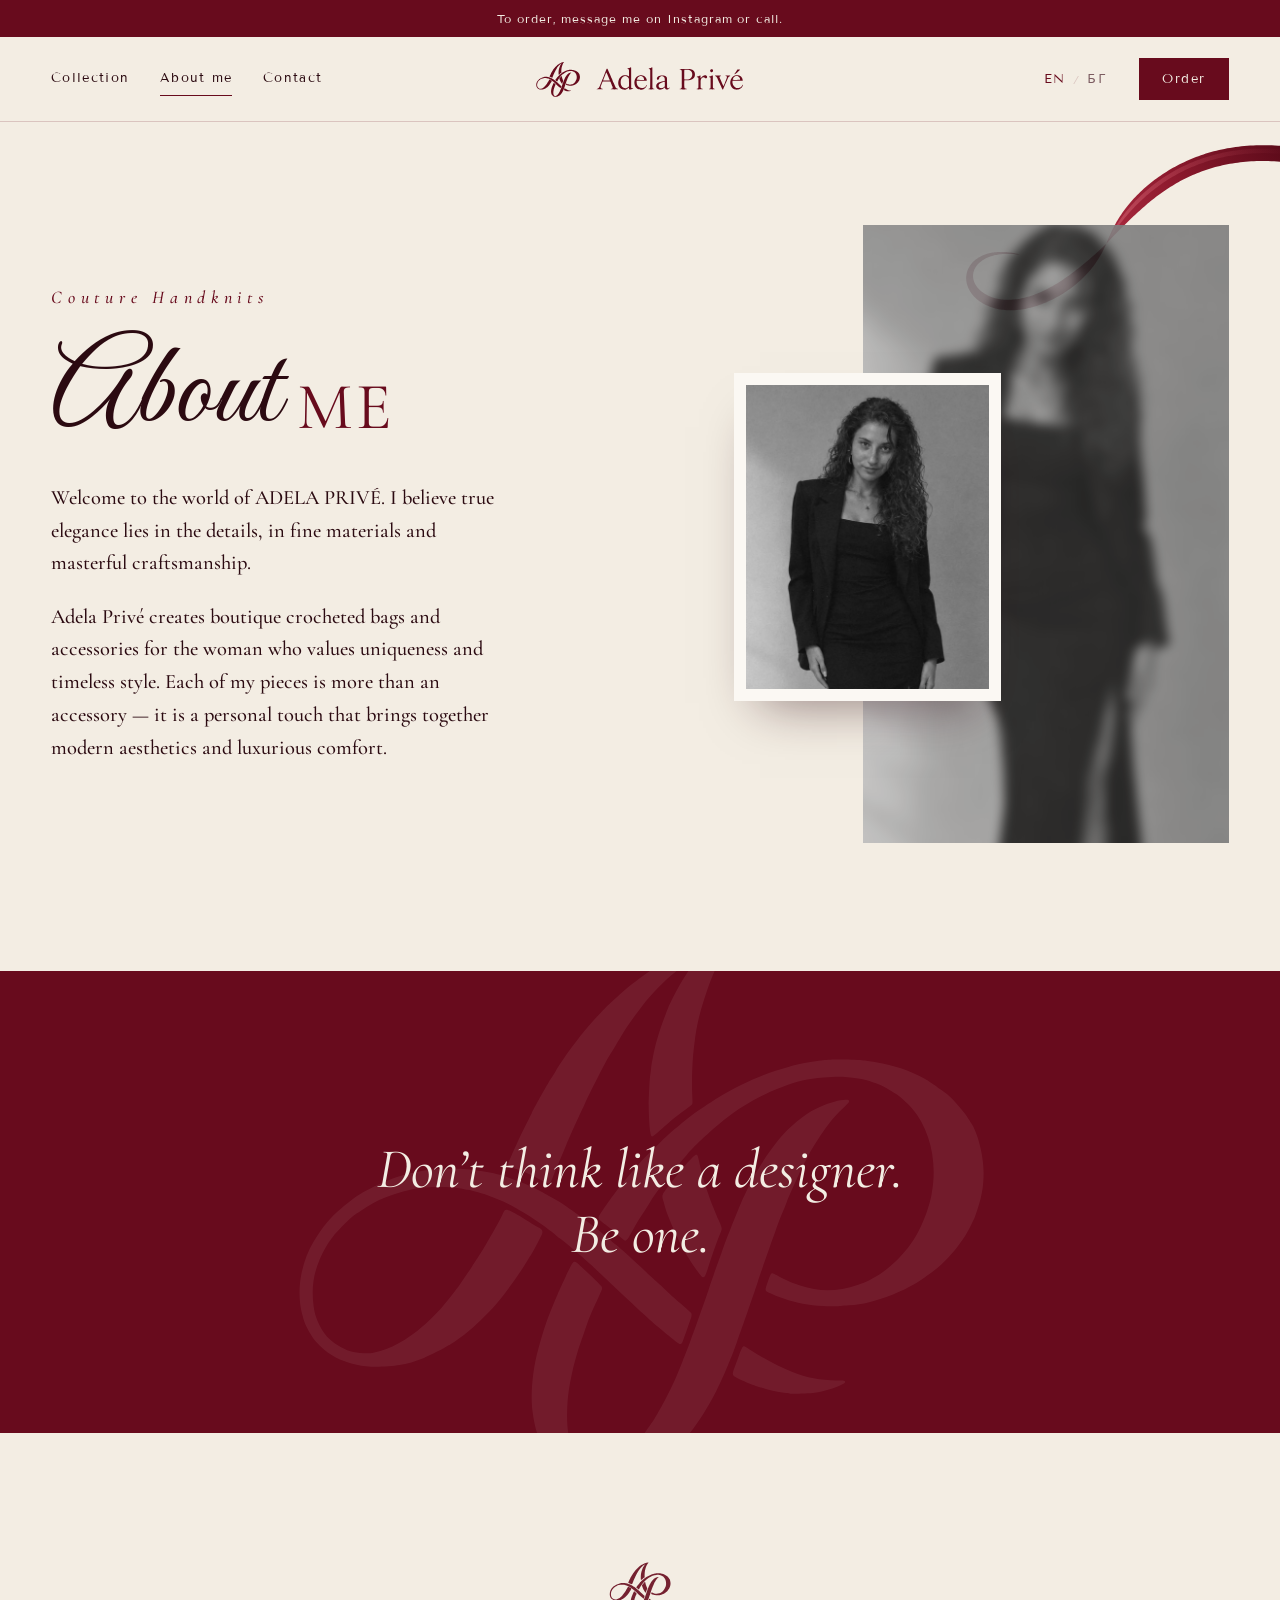
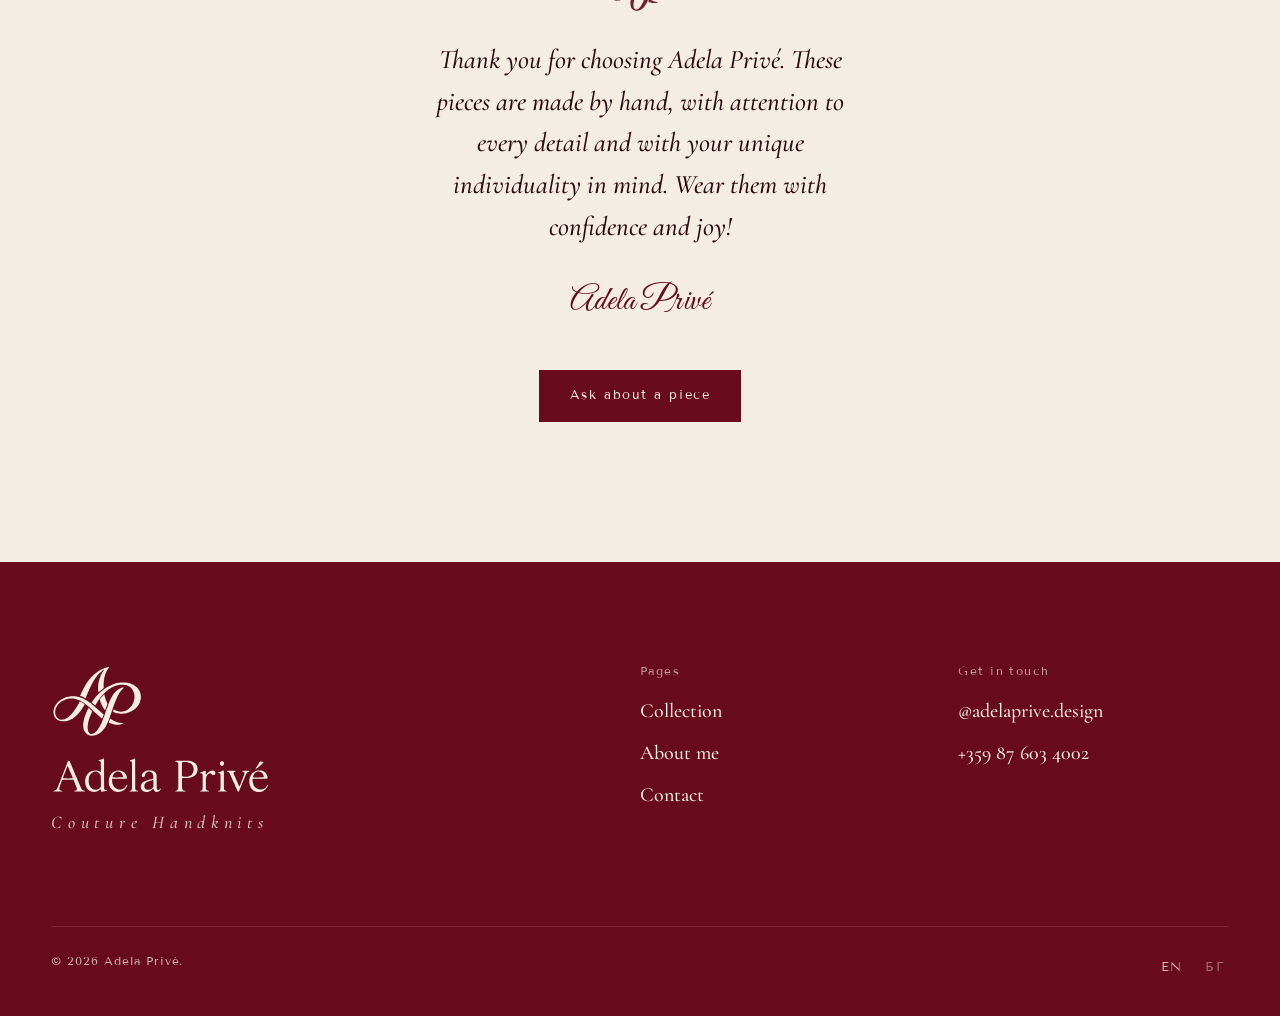
<file: atelier.html>
<!doctype html>
<html lang="en">
<head>
<meta charset="utf-8">
<meta name="viewport" content="width=device-width, initial-scale=1">
<title>About me — Adela Privé</title>
<meta name="description" content="Unique crocheted bags and accessories by Adela Privé. Order on Instagram or by phone.">
<meta name="theme-color" content="#680B1D">
<meta property="og:title" content="About me — Adela Privé">
<meta property="og:description" content="Unique crocheted bags and accessories by Adela Privé. Order on Instagram or by phone.">
<meta property="og:type" content="website">
<meta property="og:url" content="https://www.adelaprive.com/atelier.html">
<meta property="og:site_name" content="Adela Privé">
<meta property="og:image" content="https://www.adelaprive.com/assets/img/share.jpg">
<meta property="og:image:width" content="1200">
<meta property="og:image:height" content="630">
<meta name="twitter:card" content="summary_large_image">
<link rel="icon" href="assets/img/favicon.svg" type="image/svg+xml">
<link rel="preconnect" href="https://fonts.googleapis.com">
<link rel="preconnect" href="https://fonts.gstatic.com" crossorigin>
<link href="https://fonts.googleapis.com/css2?family=Cormorant+Garamond:ital,wght@0,400;0,500;0,600;1,400;1,500&family=Great+Vibes&family=Tenor+Sans&display=swap" rel="stylesheet">
<link rel="stylesheet" href="assets/css/style.css">
</head>
<body data-page="atelier" data-title="meta.atelier">
<div id="site-header"></div>
<main id="main">
  <img class="ribbon ribbon--right ribbon--pagehead" src="assets/img/ribbon.svg" alt="">

<section class="about-hero">
  <div class="wrap atelier-story">
    <div>
      <div class="tagline">Couture Handknits</div>
      <h1 class="duo" data-duo="about">About me</h1>
      <p data-i18n="atelier.story.p1"></p>
      <p data-i18n="atelier.story.p2"></p>
      <p data-i18n="atelier.story.p3"></p>
    </div>
    <div class="about-visual">
      <div class="about-visual__bg"><img src="assets/img/about-portrait-tall.webp" alt="" fetchpriority="high"></div>
      <figure class="about-visual__fg"><img src="assets/img/about-portrait.webp" alt="The founder of Adela Privé"></figure>
    </div>
  </div>
</section>
<section class="statement on-wine">
  <img class="statement__mono" src="assets/img/monogram-ivory.svg" alt="">
  <div class="wrap"><blockquote data-i18n="statement.home"></blockquote></div>
</section>
<section class="thanks">
  <div class="wrap thanks__inner">
    <img class="thanks__mono" src="assets/img/monogram.svg" alt="">
    <p class="thanks__text" data-i18n="atelier.thanks.text"></p>
    <p class="thanks__sign">Adela Privé</p>
    <a class="btn" href="contact.html" data-i18n="atelier.cta">Ask about a piece</a>
  </div>
</section>
</main>
<div id="site-footer"></div>
<script src="assets/js/config.js"></script>
<script src="assets/js/i18n.js"></script>
<script src="assets/js/products.js"></script>
<script src="assets/js/main.js"></script>
</body>
</html>
</file>
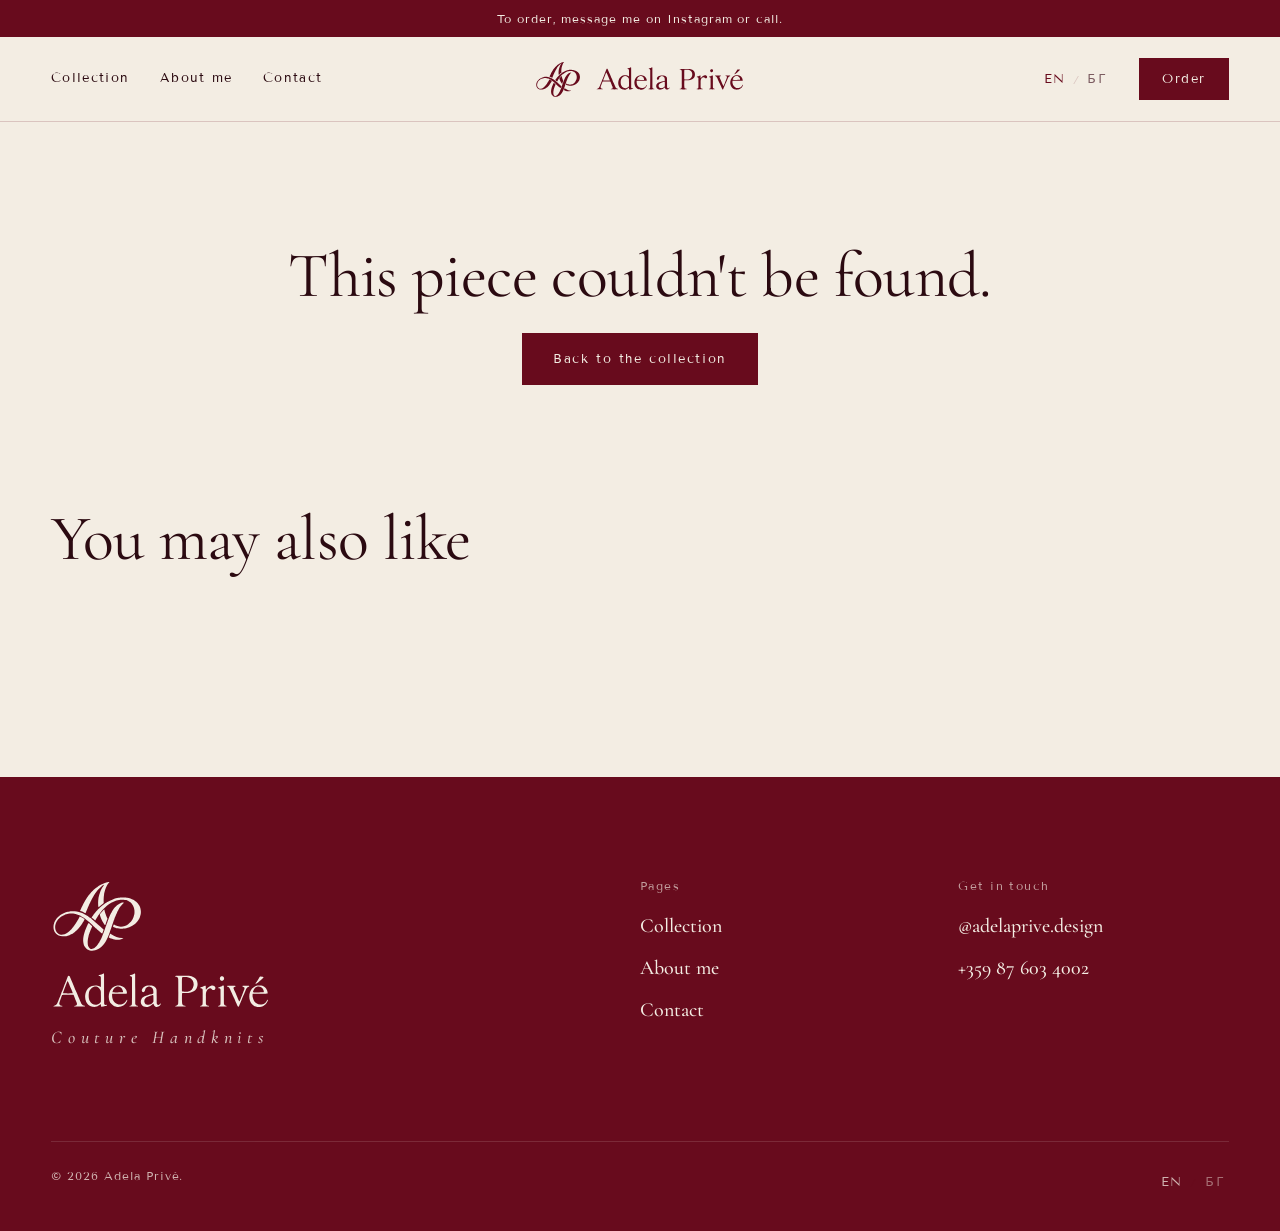
<file: product.html>
<!doctype html>
<html lang="en">
<head>
<meta charset="utf-8">
<meta name="viewport" content="width=device-width, initial-scale=1">
<title>Adela Privé</title>
<meta name="description" content="Unique crocheted bags and accessories by Adela Privé. Order on Instagram or by phone.">
<meta name="theme-color" content="#680B1D">
<meta property="og:title" content="Adela Privé">
<meta property="og:description" content="Unique crocheted bags and accessories by Adela Privé. Order on Instagram or by phone.">
<meta property="og:type" content="website">
<meta property="og:url" content="https://www.adelaprive.com/product.html">
<meta property="og:site_name" content="Adela Privé">
<meta property="og:image" content="https://www.adelaprive.com/assets/img/share.jpg">
<meta property="og:image:width" content="1200">
<meta property="og:image:height" content="630">
<meta name="twitter:card" content="summary_large_image">
<link rel="icon" href="assets/img/favicon.svg" type="image/svg+xml">
<link rel="preconnect" href="https://fonts.googleapis.com">
<link rel="preconnect" href="https://fonts.gstatic.com" crossorigin>
<link href="https://fonts.googleapis.com/css2?family=Cormorant+Garamond:ital,wght@0,400;0,500;0,600;1,400;1,500&family=Great+Vibes&family=Tenor+Sans&display=swap" rel="stylesheet">
<link rel="stylesheet" href="assets/css/style.css">
</head>
<body data-page="product" data-title="">
<div id="site-header"></div>
<main id="main">

<div class="wrap" id="product"></div>
<section class="section" id="related-wrap" style="padding-top:0" aria-labelledby="rel-h">
  <div class="wrap">
    <div class="section-head"><h2 id="rel-h" data-i18n="product.related">You may also like</h2></div>
    <div class="grid grid--stagger" id="related"></div>
  </div>
</section>
</main>
<div id="site-footer"></div>
<script src="assets/js/config.js"></script>
<script src="assets/js/i18n.js"></script>
<script src="assets/js/products.js"></script>
<script src="assets/js/main.js"></script>
</body>
</html>
</file>
<file: assets/css/style.css>
/* ==================================================================
   Adela Privé — couture handknits
   Palette taken from the business card: wine panel + ivory stock.
   ================================================================== */

:root {
  --wine: #680B1D;        /* card panel, primary brand colour */
  --wine-deep: #4C0815;   /* pressed / footer depth */
  --thread: #9B2338;      /* the hero yarn line, hover accents */
  --ivory: #F3EDE3;       /* page */
  --linen: #E8DFD1;       /* photo wells, quiet surfaces */
  --ink: #2B0A11;         /* body text — a wine-black, not grey */
  --muted: #7B5B60;       /* secondary text */
  --rule: rgba(104, 11, 29, 0.18);

  --serif: "Cormorant Garamond", "EB Garamond", Garamond, "Times New Roman", serif;
  --sans: "Tenor Sans", "Gill Sans", "Segoe UI", sans-serif;

  --gutter: clamp(16px, 4vw, 56px);
  --max: 1320px;
  --header-h: 84px;
  --ease: cubic-bezier(.22, .61, .36, 1);
}

*, *::before, *::after { box-sizing: border-box; }
html { -webkit-text-size-adjust: 100%; scroll-behavior: smooth; }
body {
  margin: 0;
  background: var(--ivory);
  color: var(--ink);
  font-family: var(--serif);
  font-weight: 500;
  font-size: 19px;
  line-height: 1.6;
  -webkit-font-smoothing: antialiased;
  text-rendering: optimizeLegibility;
}
img { display: block; max-width: 100%; height: auto; }
a { color: inherit; }
button { font: inherit; color: inherit; }
h1, h2, h3 { font-weight: 400; margin: 0; line-height: 1.05; letter-spacing: -0.01em; }
p { margin: 0 0 1em; }

:focus-visible { outline: 2px solid var(--thread); outline-offset: 3px; }
.on-wine :focus-visible { outline-color: var(--ivory); }

.skip {
  position: absolute; left: 12px; top: -60px; z-index: 100;
  background: var(--wine); color: var(--ivory); padding: 10px 16px;
  font-family: var(--sans); font-size: 13px; text-decoration: none;
}
.skip:focus { top: 12px; }

.wrap { max-width: var(--max); margin: 0 auto; padding: 0 var(--gutter); }
.visually-hidden {
  position: absolute !important; width: 1px; height: 1px; overflow: hidden;
  clip: rect(0 0 0 0); white-space: nowrap;
}

/* ---------- Type helpers ---------------------------------------- */
.ui { font-family: var(--sans); font-size: 13px; letter-spacing: .08em; line-height: 1.4; }
.tagline {
  font-family: var(--serif); font-style: italic; font-weight: 500;
  letter-spacing: .32em; font-size: clamp(15px, 1.4vw, 19px);
  color: var(--wine);
}
.lead { font-size: clamp(21px, 1.9vw, 25px); line-height: 1.5; max-width: 34ch; }
.muted { color: var(--muted); }

/* ---------- Buttons & links ------------------------------------- */
.btn {
  display: inline-flex; align-items: center; justify-content: center; gap: 12px;
  min-height: 52px; padding: 0 30px;
  font-family: var(--sans); font-size: 13px; letter-spacing: .12em;
  text-decoration: none; cursor: pointer;
  border: 1px solid var(--wine); background: var(--wine); color: var(--ivory);
  transition: background-color .25s var(--ease), color .25s var(--ease);
}
.btn:hover { background: var(--wine-deep); border-color: var(--wine-deep); }
.btn--ghost { background: transparent; color: var(--wine); }
.btn--ghost:hover { background: var(--wine); color: var(--ivory); border-color: var(--wine); }
.btn--ivory { background: var(--ivory); color: var(--wine); border-color: var(--ivory); }
.btn--ivory:hover { background: transparent; color: var(--ivory); border-color: var(--ivory); }
.btn svg { width: 18px; height: 18px; flex: none; }

.link {
  font-family: var(--sans); font-size: 13px; letter-spacing: .1em;
  text-decoration: underline; text-decoration-thickness: 1px;
  text-underline-offset: 7px; text-decoration-color: var(--rule);
  transition: text-decoration-color .25s var(--ease);
}
.link:hover { text-decoration-color: currentColor; }

/* ---------- Announcement + header ------------------------------- */
.announce {
  background: var(--wine); color: var(--ivory);
  text-align: center; padding: 9px var(--gutter);
  font-family: var(--sans); font-size: 12px; letter-spacing: .08em;
}
.announce a { color: inherit; text-underline-offset: 4px; }

.site-header {
  position: sticky; top: env(safe-area-inset-top, 0px); z-index: 40;
  background: var(--ivory);
  border-bottom: 1px solid var(--rule);
}
.header-inner {
  display: grid; grid-template-columns: 1fr auto 1fr; align-items: center;
  height: var(--header-h);
}
.nav { display: flex; gap: clamp(18px, 2.4vw, 36px); }
.nav a, .lang button {
  font-family: var(--sans); font-size: 13px; letter-spacing: .1em;
  text-decoration: none; padding: 6px 0;
  border-bottom: 1px solid transparent;
  transition: border-color .25s var(--ease);
}
.nav a:hover, .nav a[aria-current="page"] { border-bottom-color: var(--wine); }
.brand { display: flex; align-items: center; gap: 14px; text-decoration: none; }
.brand__mono { width: 46px; }
.brand__word { width: 150px; }
.header-end { display: flex; justify-content: flex-end; align-items: center; gap: 28px; }
.lang { display: flex; align-items: center; gap: 4px; }
.lang button { background: none; border: 0; cursor: pointer; color: var(--muted); padding: 6px 4px; }
.lang button[aria-pressed="true"] { color: var(--wine); border-bottom-color: var(--wine); }
.lang span { color: var(--rule); font-family: var(--sans); font-size: 12px; }
.header-enquire { min-height: 42px; padding: 0 22px; }
.menu-toggle { display: none; background: none; border: 0; cursor: pointer; padding: 8px 0;
  font-family: var(--sans); font-size: 13px; letter-spacing: .1em; }

.drawer {
  position: fixed; inset: 0; z-index: 60; background: var(--wine); color: var(--ivory);
  display: flex; flex-direction: column; padding: 24px var(--gutter) 40px;
  transform: translateY(-100%); transition: transform .5s var(--ease); visibility: hidden;
}
.drawer.open { transform: none; visibility: visible; }
.drawer__top { display: flex; justify-content: space-between; align-items: center; }
.drawer__top button { background: none; border: 0; color: inherit; cursor: pointer;
  font-family: var(--sans); font-size: 13px; letter-spacing: .1em; padding: 8px 0; }
.drawer nav { margin-top: 12vh; display: flex; flex-direction: column; gap: 10px; }
.drawer nav a { font-size: 44px; line-height: 1.15; text-decoration: none; }
.drawer__foot { margin-top: auto; display: grid; gap: 8px; }
.drawer__foot a { font-family: var(--sans); font-size: 14px; letter-spacing: .06em; text-decoration: none; }
.drawer .lang button { color: rgba(243,237,227,.6); }
.drawer .lang button[aria-pressed="true"] { color: var(--ivory); border-bottom-color: var(--ivory); }

/* ---------- Photo well / placeholder ---------------------------- */
.photo {
  position: relative; overflow: hidden; background: var(--linen);
  aspect-ratio: 4 / 5;
}
.photo img { width: 100%; height: 100%; object-fit: cover; transition: opacity .6s var(--ease); }
.photo img + img { position: absolute; inset: 0; opacity: 0; }
.card:hover .photo img + img { opacity: 1; }
.placeholder {
  position: absolute; inset: 0; display: grid; place-items: center; align-content: center; gap: 18px;
  /* stockinette stitch: rows of small V's */
  background-color: var(--linen);
  background-image: url("data:image/svg+xml,%3Csvg xmlns='http://www.w3.org/2000/svg' width='22' height='18' viewBox='0 0 22 18'%3E%3Cpath d='M2 2 C5 8 8 12 11 16 M20 2 C17 8 14 12 11 16' fill='none' stroke='%23680B1D' stroke-opacity='.07' stroke-width='2.4' stroke-linecap='round'/%3E%3C/svg%3E");
  background-size: 22px 18px;
}
.placeholder img { width: 32%; max-width: 140px; opacity: .22; }
.placeholder span { font-family: var(--sans); font-size: 11px; letter-spacing: .14em; color: var(--muted); }

/* ---------- Hero ------------------------------------------------- */
.hero {
  position: relative; overflow: hidden;
  background: linear-gradient(90deg, var(--wine) 0 41%, var(--ivory) 41% 100%);
  min-height: calc(100svh - var(--header-h) - 36px);
  display: grid; grid-template-columns: 41fr 59fr; align-items: center;
}
.hero__frame-wrap {
  position: relative; z-index: 2;
  display: flex; justify-content: flex-end;
  padding: 56px 0;
  margin-right: calc(-1 * clamp(80px, 12vw, 200px));
}
.hero__frame {
  width: min(100%, 400px);
  box-shadow: 0 40px 70px -30px rgba(43, 10, 17, .55);
}
.hero__frame .photo { aspect-ratio: 826 / 1250; }   /* matches assets/img/hero.webp, so nothing is cropped */
.hero__copy {
  position: relative; z-index: 2;
  padding: 56px var(--gutter) 56px calc(clamp(80px, 12vw, 200px) + clamp(40px, 5vw, 88px));
}
.hero__copy h1 {
  font-size: clamp(46px, 5.4vw, 88px);
  line-height: 1; margin: 22px 0 28px; max-width: 12.5ch;
}
.hero__copy p { max-width: 36ch; font-size: clamp(19px, 1.5vw, 22px); }
.hero__ctas { display: flex; flex-wrap: wrap; gap: 14px 28px; align-items: center; margin-top: 36px; }
.hero__thread {
  position: absolute; inset: 0; width: 100%; height: 100%; z-index: 1; pointer-events: none;
}
.hero__thread path { fill: none; stroke-linecap: round; }
.hero__thread .t1 { stroke: var(--thread); stroke-width: 1.5; }
.hero__thread .t2 { stroke: var(--ivory); stroke-width: 1.5; }
.hero__mono {
  position: absolute; z-index: 0; left: 3%; bottom: 6%; width: 18%; max-width: 230px; opacity: .08;
}

/* the single orchestrated moment: the yarn draws itself in */
@media (prefers-reduced-motion: no-preference) {
  .hero__thread path { stroke-dasharray: 1; stroke-dashoffset: 1;
    animation: draw 2.8s var(--ease) .35s forwards; }
  .hero__thread .t2 { animation-delay: .35s; }
  .hero__frame { animation: rise 1.1s var(--ease) both; }
  .hero__copy > * { animation: fade 1s var(--ease) both; }
  .hero__copy > :nth-child(2) { animation-delay: .12s; }
  .hero__copy > :nth-child(3) { animation-delay: .24s; }
  .hero__copy > :nth-child(4) { animation-delay: .36s; }
}
@keyframes draw { to { stroke-dashoffset: 0; } }
@keyframes rise { from { opacity: 0; transform: translateY(24px); } }
@keyframes fade { from { opacity: 0; } }

/* ---------- Sections -------------------------------------------- */
.section { padding: clamp(80px, 11vw, 160px) 0; }
.section-head {
  display: flex; justify-content: space-between; align-items: flex-end; gap: 24px 48px;
  flex-wrap: wrap; margin-bottom: clamp(40px, 5vw, 72px);
}
.section-head h2 { font-size: clamp(40px, 5vw, 72px); }
.section-head p { max-width: 40ch; margin: 0; color: var(--muted); }

/* product grid */
.grid { display: grid; grid-template-columns: repeat(3, 1fr); gap: clamp(28px, 3vw, 48px) clamp(16px, 2vw, 32px); }
.grid--stagger { grid-template-columns: repeat(4, 1fr); }
.grid--stagger .card:nth-child(even) { margin-top: clamp(40px, 6vw, 96px); }
.card { text-decoration: none; display: block; }
.card__meta { padding-top: 18px; display: grid; gap: 2px; }
.card__name { font-size: 24px; line-height: 1.2; }
.card__cat { font-style: italic; color: var(--muted); font-size: 17px; }
.card__price { font-family: var(--serif); font-size: 26px; line-height: 1.1; letter-spacing: .02em; color: var(--wine); margin-top: 6px; }
.card .photo::after {
  content: ""; position: absolute; inset: 0; border: 1px solid transparent; transition: border-color .3s var(--ease);
}
.card:hover .photo::after, .card:focus-visible .photo::after { border-color: var(--wine); }

/* statement band */
.statement {
  position: relative; overflow: hidden; background: var(--wine); color: var(--ivory);
  padding: clamp(96px, 13vw, 180px) 0; text-align: center;
}
.statement blockquote {
  margin: 0 auto; max-width: 22ch; position: relative; z-index: 1;
  font-size: clamp(32px, 4.4vw, 62px); line-height: 1.15; font-style: italic; font-weight: 400;
}
.statement__mono { position: absolute; left: 50%; top: 50%; width: min(70vw, 720px);
  transform: translate(-50%, -50%); opacity: .07; }

/* steps (a real sequence, so numerals are earned) */
.steps { display: grid; grid-template-columns: repeat(3, 1fr); gap: clamp(32px, 4vw, 64px); counter-reset: step; }
.step { border-top: 1px solid var(--rule); padding-top: 28px; }
.step__num { font-size: 56px; line-height: 1; color: var(--wine); font-style: italic; display: block; margin-bottom: 22px; }
.step h3 { font-size: 30px; margin-bottom: 12px; }
.step p { color: var(--muted); max-width: 32ch; }

/* split block (atelier teaser etc.) */
.split { display: grid; grid-template-columns: 5fr 6fr; gap: clamp(40px, 7vw, 120px); align-items: center; }
.split .photo { aspect-ratio: 3 / 4; }
.split h2 { font-size: clamp(40px, 5vw, 72px); margin-bottom: 28px; }
.split p { max-width: 38ch; }
.split .link { display: inline-block; margin-top: 18px; }

/* page header */
.page-head { padding: clamp(64px, 9vw, 128px) 0 clamp(40px, 5vw, 64px); }
.page-head h1 { font-size: clamp(52px, 8vw, 120px); line-height: .95; }
.page-head .lead { margin-top: 28px; color: var(--muted); }

/* filters */
.filters { display: flex; flex-wrap: wrap; align-items: center; gap: 8px 28px;
  border-top: 1px solid var(--rule); border-bottom: 1px solid var(--rule); padding: 14px 0; margin-bottom: 48px; }
.filters > button {
  background: none; border: 0; cursor: pointer; padding: 6px 0;
  font-family: var(--sans); font-size: 13px; letter-spacing: .1em; color: var(--muted);
  border-bottom: 1px solid transparent;
}
.filters > button[aria-pressed="true"] { color: var(--wine); border-bottom-color: var(--wine); }
.filters__tools { margin-left: auto; display: flex; flex-wrap: wrap; align-items: center; gap: 8px 24px; }
.filters .count { font-family: var(--sans); font-size: 12px; letter-spacing: .1em; color: var(--muted); }
/* filter + sort menus */
.dd { position: relative; }
.dd__btn {
  display: inline-flex; align-items: baseline; gap: 10px; cursor: pointer;
  background: none; border: 0; border-bottom: 1px solid transparent; padding: 6px 0; color: var(--ink);
  transition: border-color .25s var(--ease);
}
.dd__btn:hover, .dd.is-open .dd__btn, .dd__btn:focus-visible { border-bottom-color: var(--wine); outline: none; }
.dd__label { font-family: var(--sans); font-size: 11px; letter-spacing: .16em; text-transform: uppercase; color: var(--muted); }
.dd__value { font-family: var(--serif); font-style: italic; font-size: 19px; color: var(--wine); white-space: nowrap; }
.dd__chev { width: 11px; height: 8px; color: var(--wine); align-self: center; transition: transform .3s var(--ease); }
.dd.is-open .dd__chev { transform: rotate(180deg); }
.dd__list {
  position: absolute; z-index: 30; top: calc(100% + 10px); right: 0; min-width: 100%; width: max-content; max-width: 86vw;
  margin: 0; padding: 10px 0; list-style: none; outline: none;
  background: var(--ivory); border: 1px solid var(--rule); border-top: 2px solid var(--wine);
  box-shadow: 0 18px 40px -18px rgba(43, 10, 17, .35);
  animation: dd-in .22s var(--ease);
}
@keyframes dd-in { from { opacity: 0; transform: translateY(-6px); } }
.dd__list li {
  position: relative; cursor: pointer; padding: 9px 26px 9px 34px;
  font-family: var(--serif); font-size: 18px; color: var(--ink); white-space: nowrap;
}
.dd__list li.is-active { background: var(--linen); color: var(--wine); }
.dd__list li[aria-selected="true"] { color: var(--wine); font-style: italic; }
.dd__list li[aria-selected="true"]::before {
  content: ""; position: absolute; left: 15px; top: 50%; width: 6px; height: 6px;
  background: var(--wine); transform: translateY(-50%) rotate(45deg);
}
.empty { grid-column: 1 / -1; color: var(--muted); font-style: italic; padding: 40px 0; }

/* ---------- Product page ---------------------------------------- */
.product { display: grid; grid-template-columns: 7fr 5fr; gap: clamp(32px, 6vw, 96px); padding: 40px 0 clamp(80px, 10vw, 140px); align-items: start; }
.crumb { padding-top: 28px; }
.gallery { display: grid; grid-template-columns: 84px 1fr; gap: 16px; }
.gallery__thumbs { display: grid; gap: 12px; align-content: start; }
.gallery__thumbs button { padding: 0; border: 1px solid transparent; background: none; cursor: pointer; }
.gallery__thumbs button[aria-pressed="true"] { border-color: var(--wine); }
.gallery__thumbs .photo { aspect-ratio: 4 / 5; }
.gallery__thumbs .placeholder img { display: none; }
.gallery__main .photo { aspect-ratio: 4 / 5; }
.gallery--single { grid-template-columns: 1fr; }
.info { position: sticky; top: calc(var(--header-h) + 32px); }
.info .ref { font-family: var(--sans); font-size: 12px; letter-spacing: .12em; color: var(--muted); }
.info h1 { font-size: clamp(44px, 4.6vw, 68px); margin: 14px 0 12px; }
.info .price { font-size: clamp(42px, 4vw, 52px); line-height: 1.1; color: var(--wine); margin-bottom: 28px; }
.info .desc { font-size: 21px; max-width: 38ch; }
.info .handmade { font-style: italic; color: var(--muted); font-size: 18px; }
.details { margin: 32px 0; border-top: 1px solid var(--rule); }
.details div { display: grid; grid-template-columns: 140px 1fr; gap: 16px; padding: 14px 0; border-bottom: 1px solid var(--rule); }
.details dt { font-family: var(--sans); font-size: 12px; letter-spacing: .1em; color: var(--muted); padding-top: 4px; }
.details dd { margin: 0; }
.enquire { background: var(--linen); padding: clamp(24px, 3vw, 36px); margin-top: 8px; }
.enquire h2 { font-size: 30px; margin-bottom: 10px; }
.enquire p { color: var(--muted); font-size: 18px; }
.enquire__actions { display: grid; gap: 10px; margin-top: 20px; }
.enquire__actions .btn { width: 100%; }
.enquire__msg {
  margin-top: 16px; font-size: 17px; font-style: italic; background: var(--ivory);
  padding: 14px 16px; border-left: 2px solid var(--wine);
}
.toast { font-family: var(--sans); font-size: 12px; letter-spacing: .06em; color: var(--wine); min-height: 1.4em; margin-top: 10px; }
.notfound { padding: 120px 0; text-align: center; }
.notfound h1 { font-size: clamp(40px, 5vw, 64px); margin-bottom: 24px; }

/* ---------- Contact page ---------------------------------------- */
.contact-grid { display: grid; grid-template-columns: 1fr 1fr; gap: clamp(16px, 2vw, 32px); }
.contact-card {
  display: block; text-decoration: none; padding: clamp(32px, 4vw, 56px);
  border: 1px solid var(--rule); transition: background-color .3s var(--ease), color .3s var(--ease);
}
.contact-card:hover { background: var(--wine); color: var(--ivory); }
.contact-card:hover .muted { color: rgba(243,237,227,.75); }
.contact-card h2 { font-size: 22px; font-family: var(--sans); letter-spacing: .1em; margin-bottom: 28px; }
.contact-card .big { font-size: clamp(30px, 3.4vw, 48px); line-height: 1.1; display: block; margin-bottom: 18px; word-break: break-word; }
.compose { margin-top: clamp(64px, 8vw, 120px); display: grid; grid-template-columns: 5fr 7fr; gap: clamp(32px, 6vw, 96px); }
.compose h2 { font-size: clamp(36px, 4vw, 56px); margin-bottom: 18px; }
.field { display: grid; gap: 8px; margin-bottom: 22px; }
.field label { font-family: var(--sans); font-size: 12px; letter-spacing: .1em; color: var(--muted); }
.field input, .field select, .field textarea {
  font: inherit; font-size: 20px; color: var(--ink); background: transparent;
  border: 0; border-bottom: 1px solid var(--rule); padding: 10px 0; border-radius: 0;
  -webkit-appearance: none; appearance: none;
}
.field select { background-image: linear-gradient(45deg, transparent 50%, var(--wine) 50%), linear-gradient(135deg, var(--wine) 50%, transparent 50%);
  background-position: calc(100% - 12px) 55%, calc(100% - 6px) 55%; background-size: 6px 6px; background-repeat: no-repeat; }
.field textarea { min-height: 140px; resize: vertical; }
.field input:focus, .field select:focus, .field textarea:focus { outline: none; border-bottom-color: var(--wine); }
/* piece picker: a scrollable strip of small photo cards */
.picker { border: 0; padding: 0; margin: 0 0 22px; min-width: 0; }
.picker legend { font-family: var(--sans); font-size: 12px; letter-spacing: .1em; color: var(--muted); padding: 0; margin-bottom: 12px; }
.picker__row {
  display: grid; grid-auto-flow: column; grid-auto-columns: 104px; gap: 12px;
  overflow-x: auto; scroll-snap-type: x proximity; padding: 6px 6px 12px; margin: 0 -6px;
  -webkit-mask-image: linear-gradient(90deg, #000 85%, transparent); mask-image: linear-gradient(90deg, #000 85%, transparent);
  scrollbar-width: thin; scrollbar-color: var(--rule) transparent;
}
.picker .pick { scroll-snap-align: start; cursor: pointer; display: grid; gap: 8px; align-content: start;
  font-family: var(--serif); letter-spacing: 0; font-size: 15px; color: var(--muted); }
.pick input { position: absolute; opacity: 0; pointer-events: none; }
.pick__img { display: block; aspect-ratio: 4 / 5; background: var(--linen); overflow: hidden;
  outline: 1px solid transparent; outline-offset: 3px; transition: outline-color .2s var(--ease); }
.pick__img img { width: 100%; height: 100%; object-fit: cover; }
.pick__img img.mono { object-fit: contain; padding: 22%; opacity: .55; }
.pick__name { line-height: 1.25; }
.pick:hover .pick__img { outline-color: var(--rule); }
.pick input:checked + .pick__img { outline: 2px solid var(--wine); }
.pick input:checked ~ .pick__name { color: var(--wine); }
.pick input:focus-visible + .pick__img { outline: 2px solid var(--thread); }
.compose > * { min-width: 0; }

.compose__actions { display: flex; flex-wrap: wrap; gap: 12px; }

/* ---------- Atelier page ---------------------------------------- */
.atelier-story { display: grid; grid-template-columns: 6fr 5fr; gap: clamp(40px, 7vw, 120px); align-items: center; }
.atelier-story .photo { aspect-ratio: 4 / 5; }
.about-hero { padding: clamp(56px, 8vw, 120px) 0 clamp(80px, 10vw, 140px); }
.atelier-story h1 { font-size: clamp(64px, 7vw, 108px); line-height: .95; margin: 36px 0 40px; }
.atelier-story p { font-size: clamp(19px, 1.6vw, 23px); line-height: 1.6; }
.atelier-story p { max-width: 46ch; }
.atelier-story .lead { max-width: 40ch; }
/* thank-you note at the end of the atelier page */
.thanks { padding: clamp(80px, 10vw, 140px) 0 clamp(90px, 11vw, 150px); text-align: center; }
.thanks__inner { max-width: 760px; }
.thanks__mono { width: 64px; margin: 0 auto 28px; opacity: .9; }
.thanks h2 { font-size: clamp(44px, 6vw, 84px); margin: 0 0 32px; }
.thanks__text { font-size: clamp(21px, 2.1vw, 27px); line-height: 1.55; font-style: italic; color: var(--ink); margin: 0 auto; max-width: 34ch; }
.thanks__sign { font-family: "Great Vibes", "Marck Script", cursive; font-size: 34px; color: var(--wine); margin: 28px 0 40px; }

/* ---------- Ribbons (from the business card) --------------------
   Each ribbon enters from the side of the screen and tapers to a point,
   so it is only ever cut by the screen edge. */
main { position: relative; overflow-x: clip; }
.has-ribbon { position: relative; }
.has-ribbon > .wrap, main > .wrap { position: relative; z-index: 1; }
.ribbon { position: absolute; z-index: 0; pointer-events: none; height: auto; max-width: none;
  width: clamp(260px, 31vw, 460px); }
.ribbon--right { right: 0; }
.ribbon--left { left: 0; transform: scaleX(-1); }
.ribbon--pagehead { top: 12px; width: clamp(220px, 26vw, 400px); }

/* ---------- Order buttons on a product ------------------------- */
.order { display: grid; gap: 10px; margin-top: 8px; }
.order .enquire__msg { margin: 0 0 6px; background: var(--linen); }
.order .btn { width: 100%; }

/* ---------- Status labels -------------------------------------- */
.card__media { position: relative; }
.pill { position: absolute; top: 12px; left: 12px; z-index: 2; padding: 6px 10px 5px;
  font-family: var(--sans); font-size: 11px; letter-spacing: .1em; line-height: 1;
  background: var(--ivory); color: var(--wine); border: 1px solid var(--rule); }
.pill--sold { background: var(--wine); color: var(--ivory); border-color: var(--wine); }
.card--sold .photo img { filter: saturate(.5) brightness(1.04); }
.card--sold .card__price { font-size: 18px; font-style: italic; color: var(--muted); }
.status--available { color: var(--ink); }
.status--made-to-order { color: var(--wine); }
.status--sold { color: var(--wine); font-style: italic; }

/* ---------- Product gallery: swipe strip (no zoom / full-size view) ----- */
.gallery__main { position: relative; min-width: 0; }
.gallery__track { display: grid; grid-auto-flow: column; grid-auto-columns: 100%;
  overflow-x: auto; scroll-snap-type: x mandatory; scrollbar-width: none; background: var(--linen); }
.gallery__track::-webkit-scrollbar { display: none; }
.gallery__slide { scroll-snap-align: start; padding: 0; border: 0; background: none;
  aspect-ratio: 4 / 5; display: block; width: 100%; }
.gallery__slide img { width: 100%; height: 100%; object-fit: cover; }
/* no pinch-zoom or long-press "open image" on product photos */
.gallery__track, .photo { touch-action: pan-x pan-y; -webkit-touch-callout: none; -webkit-user-select: none; user-select: none; }
.gallery__track img, .photo img { -webkit-user-drag: none; }
.gallery__track > .photo { aspect-ratio: 4 / 5; }
.gallery__dots { display: none; justify-content: center; gap: 8px; padding-top: 14px; }
.gallery__dots span { width: 6px; height: 6px; border-radius: 50%; background: var(--rule); transition: background-color .2s var(--ease); }
.gallery__dots span.on { background: var(--wine); }


/* ---------- Script + serif titles (from her "About ME" flyer) ---- */
.duo { letter-spacing: 0; }
.page-head h1.duo { font-size: clamp(46px, 6.4vw, 100px); }
.duo__serif { white-space: nowrap; }
.duo__script { font-family: "Great Vibes", "Marck Script", cursive; font-weight: 400;
  font-size: 1.32em; line-height: .8; color: var(--ink); }
.duo__serif { font-family: var(--serif); font-weight: 400; text-transform: uppercase; color: var(--wine);
  font-size: .74em; letter-spacing: .05em; margin-left: -.06em; position: relative; top: .1em; }

/* ---------- Double portrait (from her Instagram story) ------------ */
.about-visual { position: relative; aspect-ratio: 4 / 5; max-width: 100%; }
.about-visual__bg { position: absolute; top: 0; right: 0; width: 74%; height: 100%; overflow: hidden; }
.about-visual__bg img { width: 100%; height: 100%; object-fit: cover; filter: grayscale(1) blur(5px);
  transform: scale(1.06); opacity: .9; }
.about-visual__fg { position: absolute; left: 0; top: 24%; width: 54%; margin: 0; padding: 12px;
  background: #FBF8F3; box-shadow: 0 28px 50px -26px rgba(43, 10, 17, .5); }
.about-visual__fg img { width: 100%; aspect-ratio: 4 / 5; object-fit: cover; }
.about-visual--flip .about-visual__bg { right: auto; left: 0; }
.about-visual--flip .about-visual__fg { left: auto; right: 0; }

/* ---------- Footer ---------------------------------------------- */
.site-footer { background: var(--wine); color: var(--ivory); padding: clamp(64px, 8vw, 104px) 0 32px; }
.footer-top { display: grid; grid-template-columns: 2fr 1fr 1fr; gap: 48px; }
.footer-brand img.mono { width: 92px; margin-bottom: 22px; }
.footer-brand img.word { width: 220px; margin-bottom: 14px; }
.footer-brand .tagline { color: var(--ivory); opacity: .8; }
.site-footer h2 { font-family: var(--sans); font-size: 12px; letter-spacing: .12em; opacity: .65; margin-bottom: 18px; font-weight: 400; }
.site-footer ul { list-style: none; margin: 0; padding: 0; display: grid; gap: 10px; }
.site-footer a { text-decoration: none; font-size: 20px; }
.site-footer a:hover { text-decoration: underline; text-underline-offset: 5px; text-decoration-thickness: 1px; }
.footer-bottom {
  margin-top: clamp(56px, 7vw, 96px); padding-top: 24px; border-top: 1px solid rgba(243,237,227,.18);
  display: flex; justify-content: space-between; flex-wrap: wrap; gap: 16px;
  font-family: var(--sans); font-size: 12px; letter-spacing: .08em; opacity: .75;
}
.site-footer .lang button { color: rgba(243,237,227,.6); }
.site-footer .lang button[aria-pressed="true"] { color: var(--ivory); border-bottom-color: var(--ivory); }

/* ---------- Responsive ------------------------------------------ */
@media (max-width: 1080px) {
  .grid--stagger { grid-template-columns: repeat(2, 1fr); }
  .grid--stagger .card:nth-child(even) { margin-top: 56px; }
  .grid--stagger .card:nth-child(3) { margin-top: -56px; }
  .grid--stagger .card:nth-child(4) { margin-top: 0; }
}
@media (max-width: 900px) {
  :root { --header-h: 68px; }
  .nav, .header-enquire { display: none; }
  .menu-toggle { display: block; justify-self: start; }
  .hero__thread { display: none; }
  .brand__word { width: 120px; }
  .brand__mono { width: 38px; }

  .hero {
    grid-template-columns: 1fr; min-height: 0;
    background: linear-gradient(180deg, var(--wine) 0 340px, var(--ivory) 340px 100%);
  }
  .hero__frame-wrap { margin: 0; justify-content: center; padding: 48px var(--gutter) 0; }
  .hero__frame { width: min(78%, 420px); }
  .hero__copy { padding: 44px var(--gutter) 72px; }
  .hero__copy h1 { max-width: 12ch; }
  .hero__mono { display: none; }
  .ribbon { width: 46vw; }
  .ribbon--pagehead { display: none; }

  .grid { grid-template-columns: repeat(2, 1fr); }
  .steps { grid-template-columns: 1fr; }
  .split, .atelier-story, .compose, .product { grid-template-columns: 1fr; }
  .info { position: static; }
  .contact-grid { grid-template-columns: 1fr; }
  .footer-top { grid-template-columns: 1fr 1fr; }
  .footer-brand { grid-column: 1 / -1; }
}
@media (max-width: 560px) {
  body { font-size: 18px; }
  .announce { font-size: 11px; }
  .brand__word { display: none; }
  .grid, .grid--stagger { grid-template-columns: 1fr 1fr; gap: 28px 12px; }
  .grid--stagger .card:nth-child(n) { margin-top: 0; }
  .card__name { font-size: 20px; }
  .card__cat { font-size: 15px; }
  .gallery { grid-template-columns: 1fr; }
  .gallery__thumbs { display: none; }
  .gallery__dots { display: flex; }
    .details div { grid-template-columns: 110px 1fr; }
  .filters__tools { margin-left: 0; width: 100%; display: grid; grid-template-columns: 1fr 1fr; gap: 6px 14px;
    border-top: 1px solid var(--rule); padding-top: 10px; }
  .dd__btn { width: 100%; flex-wrap: wrap; row-gap: 0; position: relative; padding-right: 18px; text-align: left; }
  .dd__label { flex-basis: 100%; }
  .dd__value { font-size: 17px; overflow: hidden; text-overflow: ellipsis; max-width: 100%; }
  .dd__chev { position: absolute; right: 0; bottom: 12px; }
  #f-material .dd__list { left: 0; right: auto; }
  .dd__list li { white-space: normal; }
  .filters .count { grid-column: 1 / -1; }
}
@media (prefers-reduced-motion: reduce) {
  *, *::before, *::after { transition: none !important; animation: none !important; scroll-behavior: auto !important; }
}
</file>
